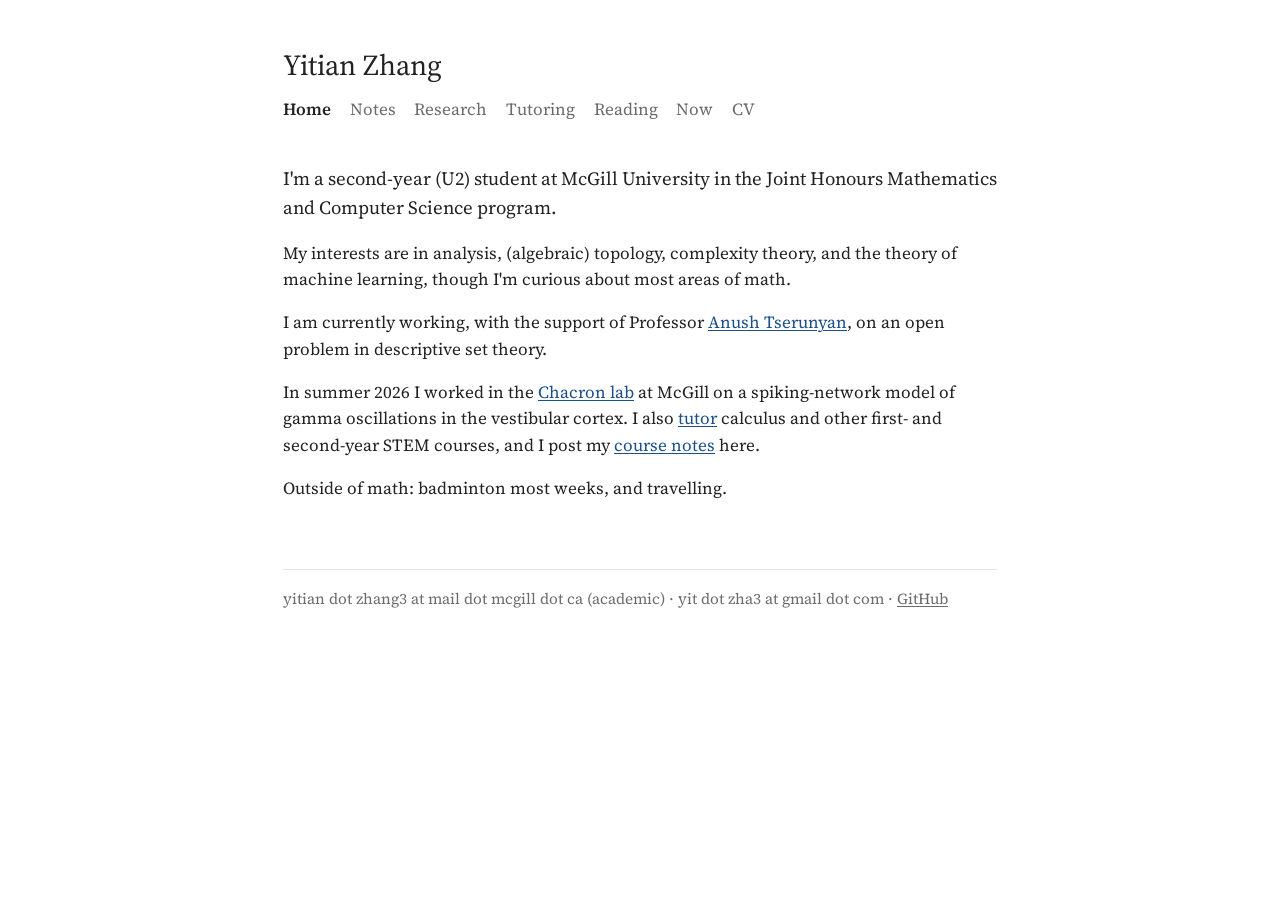
<file: index.html>
<!doctype html>
<html lang="en">
<head>
  <meta charset="utf-8">
  <meta name="viewport" content="width=device-width, initial-scale=1">
  <title>Yitian Zhang — Mathematics &amp; Computer Science, McGill University</title>
  <meta name="google-site-verification" content="LRC2S5o-hm6mFnHM3sfWsaNVJqmJTTXytb1T0Z4tlZU">
  <meta name="description" content="Joint Honours Mathematics and Computer Science student at McGill University. Free LaTeX course notes for honours math courses, CV, research, and tutoring.">
  <meta property="og:type" content="website">
  <meta property="og:title" content="Yitian Zhang — Mathematics &amp; Computer Science, McGill University">
  <meta property="og:description" content="Joint Honours Mathematics and Computer Science student at McGill University. Free LaTeX course notes for honours math courses, CV, research, and tutoring.">
  <meta property="og:url" content="https://zhayittttt-cmyk.github.io/">
  <meta property="og:image" content="https://zhayittttt-cmyk.github.io/favicon-192.png">
  <meta name="twitter:card" content="summary">
  <link rel="preconnect" href="https://fonts.googleapis.com">
  <link rel="preconnect" href="https://fonts.gstatic.com" crossorigin>
  <link rel="stylesheet" href="https://fonts.googleapis.com/css2?family=Source+Serif+4:ital,wght@0,400;0,600;1,400&display=swap">
  <link rel="icon" href="favicon.ico?v=2" sizes="48x48">
  <link rel="icon" href="favicon.svg?v=2" type="image/svg+xml">
  <link rel="icon" href="favicon-192.png?v=2" type="image/png" sizes="192x192">
  <link rel="apple-touch-icon" href="apple-touch-icon.png?v=2">
  <link rel="stylesheet" href="style.css?v=7">
</head>
<body>

<header>
  <a class="brand" href="index.html">Yitian Zhang</a>
  <nav aria-label="Site">
    <ul>
      <li><a href="index.html" aria-current="page">Home</a></li>
      <li><a href="notes.html">Notes</a></li>
      <li><a href="research.html">Research</a></li>
      <li><a href="tutoring.html">Tutoring</a></li>
      <li><a href="reading.html">Reading</a></li>
      <li><a href="now.html">Now</a></li>
      <li><a href="cv/cv.pdf" target="_blank" rel="noopener">CV</a></li>
    </ul>
  </nav>
</header>

<main>
  <p class="lede">I'm a second-year (U2) student at McGill University in the Joint Honours Mathematics and Computer Science program.</p>

  <p>My interests are in analysis, (algebraic) topology, complexity theory, and the theory of machine learning, though I'm curious about most areas of math.</p>

  <p>I am currently working, with the support of Professor <a href="https://www.math.mcgill.ca/atserunyan/" target="_blank" rel="noopener">Anush Tserunyan</a>, on an open problem in descriptive set theory.</p>

  <p>In summer 2026 I worked in the <a href="research.html">Chacron lab</a> at McGill on a spiking-network model of gamma oscillations in the vestibular cortex. I also <a href="tutoring.html">tutor</a> calculus and other first- and second-year STEM courses, and I post my <a href="notes.html">course notes</a> here.</p>

  <p>Outside of math: badminton most weeks, and travelling.</p>

</main>

<footer>
  <!-- The email is written out, not linked, so it isn't scraped as easily. -->
  <p>yitian dot zhang3 at mail dot mcgill dot ca (academic) &middot; yit dot zha3 at gmail dot com &middot; <a href="https://github.com/zhayittttt-cmyk" target="_blank" rel="noopener">GitHub</a></p>
</footer>

</body>
</html>
</file>
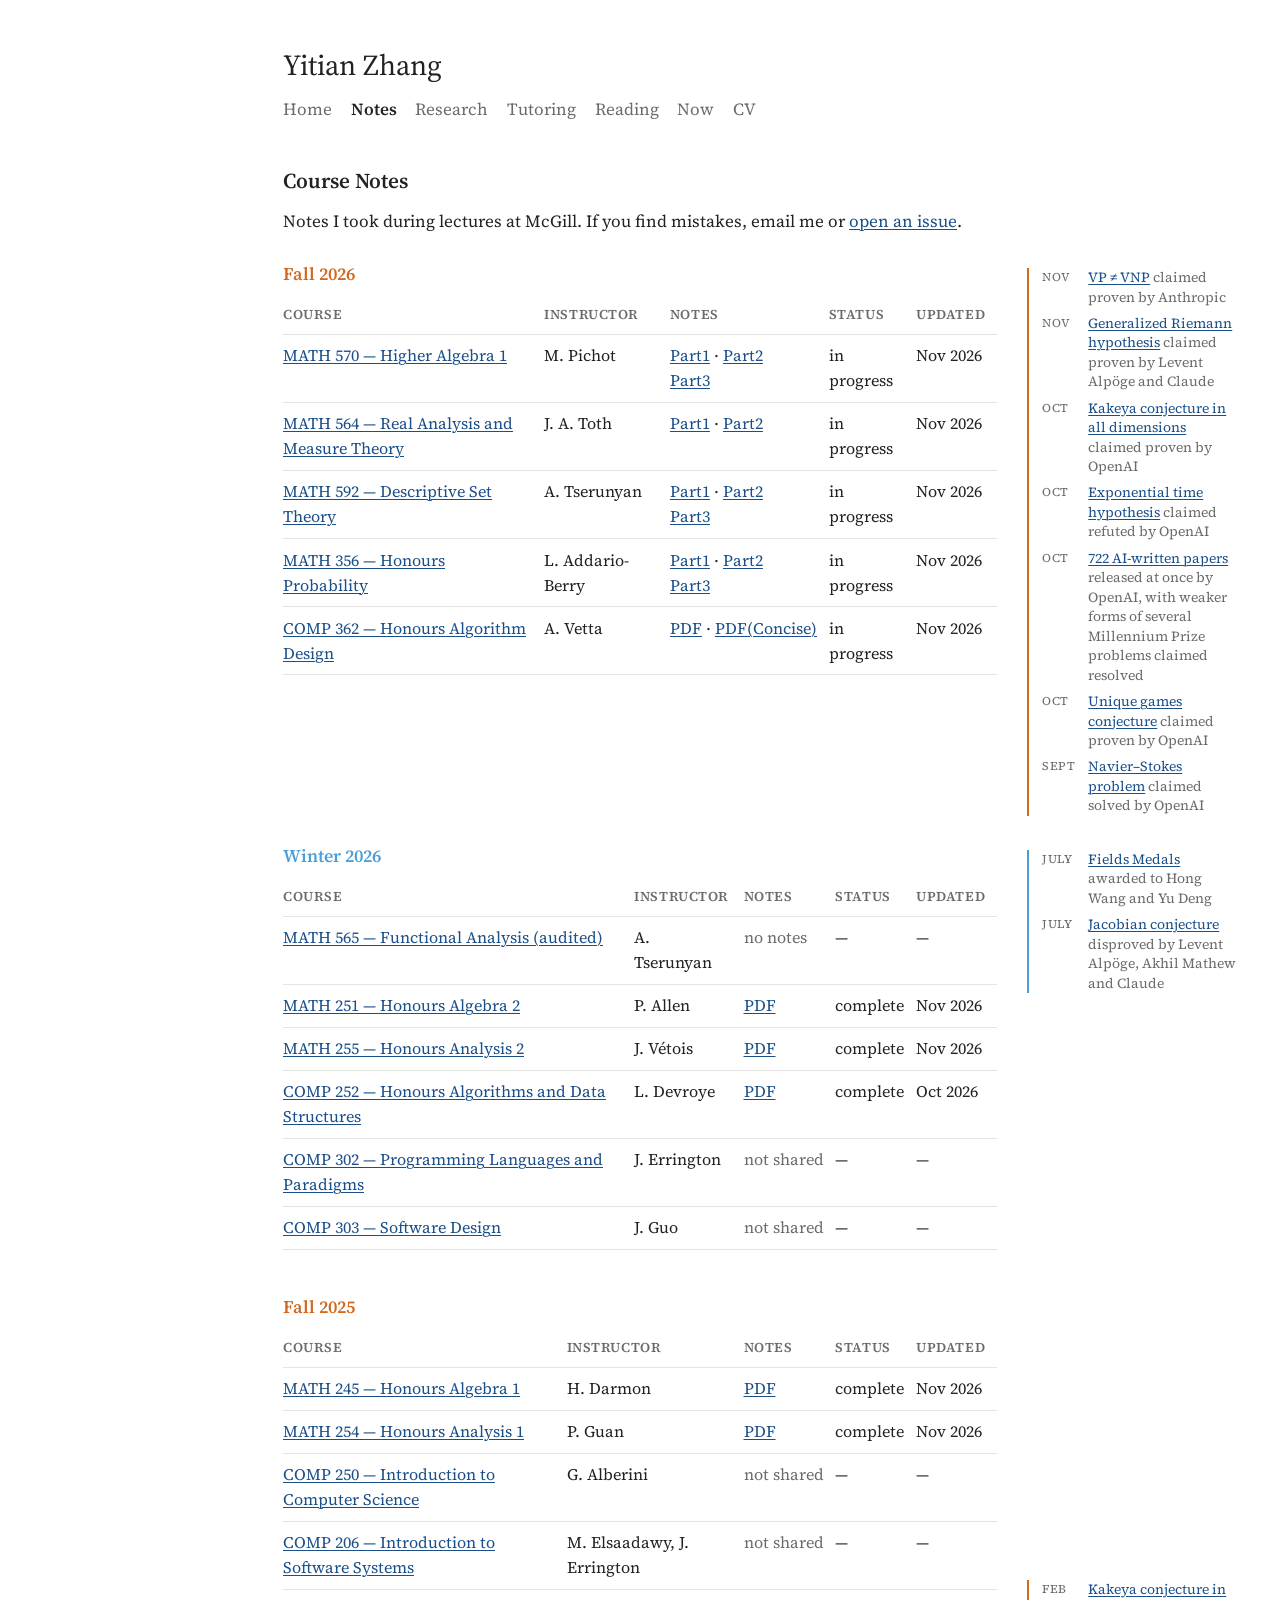
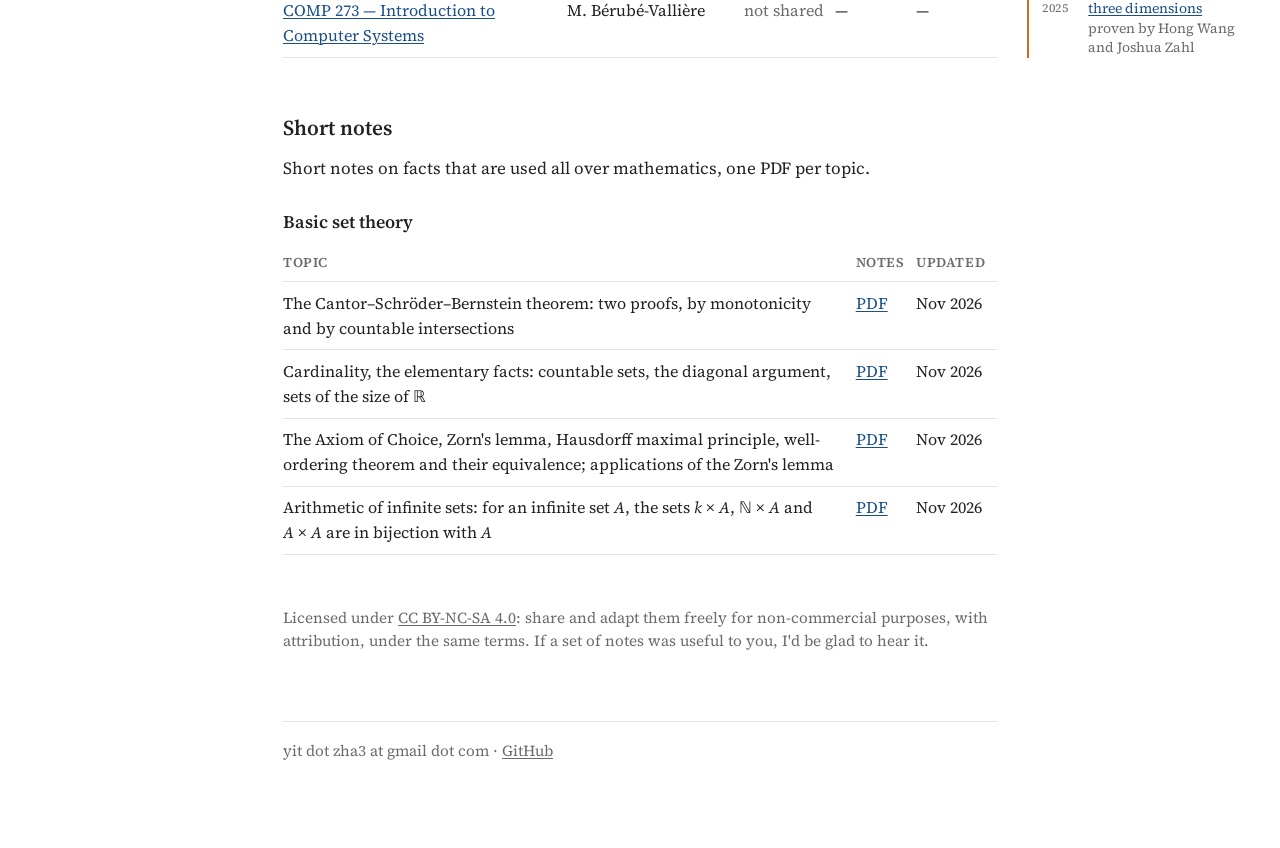
<file: notes.html>
<!doctype html>
<html lang="en">
<head>
  <meta charset="utf-8">
  <meta name="viewport" content="width=device-width, initial-scale=1">
  <title>McGill math course notes (MATH 592, 570, 564, 356, 251, 255, 245, 254, COMP 362, 252) — Yitian Zhang</title>
  <meta name="description" content="Free LaTeX lecture notes from McGill University courses: MATH 592 Descriptive Set Theory, MATH 570 Higher Algebra 1, MATH 564 Real Analysis and Measure Theory, MATH 356 Honours Probability, MATH 251 Honours Algebra 2, MATH 255 Honours Analysis 2, MATH 245 Honours Algebra 1, MATH 254 Honours Analysis 1, COMP 362 Honours Algorithm Design, COMP 252 Honours Algorithms and Data Structures. Short notes on the Cantor–Schröder–Bernstein theorem, cardinality, the Axiom of Choice and Zorn's lemma.">
  <link rel="preconnect" href="https://fonts.googleapis.com">
  <link rel="preconnect" href="https://fonts.gstatic.com" crossorigin>
  <link rel="stylesheet" href="https://fonts.googleapis.com/css2?family=Source+Serif+4:ital,wght@0,400;0,600;1,400&display=swap">
  <link rel="icon" href="favicon.ico?v=2" sizes="48x48">
  <link rel="icon" href="favicon.svg?v=2" type="image/svg+xml">
  <link rel="icon" href="favicon-192.png?v=2" type="image/png" sizes="192x192">
  <link rel="apple-touch-icon" href="apple-touch-icon.png?v=2">
  <link rel="stylesheet" href="style.css?v=7">
</head>
<body>

<header>
  <a class="brand" href="index.html">Yitian Zhang</a>
  <nav aria-label="Site">
    <ul>
      <li><a href="index.html">Home</a></li>
      <li><a href="notes.html" aria-current="page">Notes</a></li>
      <li><a href="research.html">Research</a></li>
      <li><a href="tutoring.html">Tutoring</a></li>
      <li><a href="reading.html">Reading</a></li>
      <li><a href="now.html">Now</a></li>
      <li><a href="cv/cv.pdf" target="_blank" rel="noopener">CV</a></li>
    </ul>
  </nav>
</header>

<main>
  <h2>Course Notes</h2>
  <p>Notes I took during lectures at McGill. If you find mistakes, email me or <a href="https://github.com/zhayittttt-cmyk/zhayittttt-cmyk.github.io/issues" target="_blank" rel="noopener">open an issue</a>.</p>



  <!--
    One table per term, newest first. One folder per course under notes/,
    named <course>-<term>/ with no spaces, e.g. notes/math570-f26/part1.pdf.
    Term headings take class="fall" or class="winter" for their colour.
    Time capsule (optional): wrap the term in <section class="term"> and put an
    <aside class="capsule fall"> (or winter) after its table, as in Fall 2026.
    It shows beside the term on wide screens, to the right of the table on phones
    (the term scrolls sideways), and under the table at widths in between.
    Keep each table row on one line: publish.sh finds a row by its PDF link and
    sets the row's "Updated" cell to the current month when that PDF changes.
  -->

  <section class="term">
  <h3 class="fall">Fall 2026</h3>
  <div class="table-wrap">
  <table>
    <thead>
      <tr><th>Course</th><th>Instructor</th><th>Notes</th><th>Status</th><th class="nowrap">Updated</th></tr>
    </thead>
    <tbody>
      <tr><td><a href="https://coursecatalogue.mcgill.ca/courses/math-570/" target="_blank" rel="noopener">MATH 570 — Higher Algebra 1</a></td><td>M. Pichot</td><td class="nowrap"><a href="notes/math570-f26/part1.pdf" target="_blank" rel="noopener">Part1</a> &middot; <a href="notes/math570-f26/part2.pdf" target="_blank" rel="noopener">Part2</a><br><a href="notes/math570-f26/part3.pdf" target="_blank" rel="noopener">Part3</a></td><td>in progress</td><td class="nowrap">Nov 2026</td></tr>
      <tr><td><a href="https://coursecatalogue.mcgill.ca/courses/math-564/" target="_blank" rel="noopener">MATH 564 — Real Analysis and Measure Theory</a></td><td>J. A. Toth</td><td class="nowrap"><a href="notes/math564-f26/part1.pdf" target="_blank" rel="noopener">Part1</a> &middot; <a href="notes/math564-f26/part2.pdf" target="_blank" rel="noopener">Part2</a></td><td>in progress</td><td class="nowrap">Nov 2026</td></tr>
      <tr><td><a href="https://www.math.mcgill.ca/atserunyan/Courses/2026F.Math592.DST/" target="_blank" rel="noopener">MATH 592 — Descriptive Set Theory</a></td><td>A. Tserunyan</td><td class="nowrap"><a href="notes/math592-f26/part1.pdf" target="_blank" rel="noopener">Part1</a> &middot; <a href="notes/math592-f26/part2.pdf" target="_blank" rel="noopener">Part2</a><br><a href="notes/math592-f26/part3.pdf" target="_blank" rel="noopener">Part3</a></td><td>in progress</td><td class="nowrap">Nov 2026</td></tr>
      <tr><td><a href="https://coursecatalogue.mcgill.ca/courses/math-356/" target="_blank" rel="noopener">MATH 356 — Honours Probability</a></td><td>L. Addario-Berry</td><td class="nowrap"><a href="notes/math356-f26/part1.pdf" target="_blank" rel="noopener">Part1</a> &middot; <a href="notes/math356-f26/part2.pdf" target="_blank" rel="noopener">Part2</a><br><a href="notes/math356-f26/part3.pdf" target="_blank" rel="noopener">Part3</a></td><td>in progress</td><td class="nowrap">Nov 2026</td></tr>
      <tr><td><a href="https://coursecatalogue.mcgill.ca/courses/comp-362/" target="_blank" rel="noopener">COMP 362 — Honours Algorithm Design</a></td><td>A. Vetta</td><td class="nowrap"><a href="notes/comp362-f26/notes.pdf" target="_blank" rel="noopener">PDF</a> &middot; <a href="notes/comp362-f26/concise.pdf" target="_blank" rel="noopener">PDF(Concise)</a></td><td>in progress</td><td class="nowrap">Nov 2026</td></tr>
    </tbody>
  </table>
  </div>
  <aside class="capsule fall" aria-label="Announced in mathematics during Fall 2026">
    <ul>
      <li><span class="when">Nov</span><span><a href="https://blog.computationalcomplexity.org/2026/11/vp-vnp.html" target="_blank" rel="noopener">VP ≠ VNP</a> claimed proven by Anthropic</span></li>
      <li><span class="when">Nov</span><span><a href="https://www.math.uwaterloo.ca/~mrubinst/alpoge_claude_grh/" target="_blank" rel="noopener">Generalized Riemann hypothesis</a> claimed proven by Levent Alpöge and Claude</span></li>
      <li><span class="when">Oct</span><span><a href="https://openai.com/index/building-scientific-understanding-with-academic-communities/" target="_blank" rel="noopener">Kakeya conjecture in all dimensions</a> claimed proven by OpenAI</span></li>
      <li><span class="when">Oct</span><span><a href="https://www.thestar.com.my/tech/tech-news/2026/11/09/how-ai-just-blew-up-a-key-tenet-of-computer-science" target="_blank" rel="noopener">Exponential time hypothesis</a> claimed refuted by OpenAI</span></li>
      <li><span class="when">Oct</span><span><a href="https://en.wikipedia.org/wiki/OpenAI_bulk_release_of_mathematical_papers" target="_blank" rel="noopener">722 AI-written papers</a> released at once by OpenAI, with weaker forms of several Millennium Prize problems claimed resolved</span></li>
      <li><span class="when">Oct</span><span><a href="https://quantamagazine.org/as-ai-closed-in-on-unique-games-proof-researchers-raced-to-beat-the-machines-20261007" target="_blank" rel="noopener">Unique games conjecture</a> claimed proven by OpenAI</span></li>
      <li><span class="when">Sept</span><span><a href="https://openai.com/index/navier-stokes-solution/" target="_blank" rel="noopener">Navier–Stokes problem</a> claimed solved by OpenAI</span></li>
    </ul>
  </aside>
  </section>

  <section class="term">
  <h3 class="winter">Winter 2026</h3>
  <div class="table-wrap">
  <table>
    <thead>
      <tr><th>Course</th><th>Instructor</th><th>Notes</th><th>Status</th><th class="nowrap">Updated</th></tr>
    </thead>
    <tbody>
      <tr><td><a href="https://www.math.mcgill.ca/atserunyan/Courses/2026_W.Math565.Functional/" target="_blank" rel="noopener">MATH 565 — Functional Analysis (audited)</a></td><td>A. Tserunyan</td><td class="muted nowrap">no notes</td><td>—</td><td class="nowrap">—</td></tr>
      <tr><td><a href="https://coursecatalogue.mcgill.ca/courses/math-251/" target="_blank" rel="noopener">MATH 251 — Honours Algebra 2</a></td><td>P. Allen</td><td><a href="notes/math251-w26/notes.pdf" target="_blank" rel="noopener">PDF</a></td><td>complete</td><td class="nowrap">Nov 2026</td></tr>
      <tr><td><a href="https://coursecatalogue.mcgill.ca/courses/math-255/" target="_blank" rel="noopener">MATH 255 — Honours Analysis 2</a></td><td>J. Vétois</td><td><a href="notes/math255-w26/notes.pdf" target="_blank" rel="noopener">PDF</a></td><td>complete</td><td class="nowrap">Nov 2026</td></tr>
      <tr><td><a href="https://luc.devroye.org/252.html" target="_blank" rel="noopener">COMP 252 — Honours Algorithms and Data Structures</a></td><td>L. Devroye</td><td><a href="notes/comp252-w26/notes.pdf" target="_blank" rel="noopener">PDF</a></td><td>complete</td><td class="nowrap">Oct 2026</td></tr>
      <tr><td><a href="https://coursecatalogue.mcgill.ca/courses/comp-302/" target="_blank" rel="noopener">COMP 302 — Programming Languages and Paradigms</a></td><td>J. Errington</td><td class="muted nowrap">not shared</td><td>—</td><td class="nowrap">—</td></tr>
      <tr><td><a href="https://coursecatalogue.mcgill.ca/courses/comp-303/" target="_blank" rel="noopener">COMP 303 — Software Design</a></td><td>J. Guo</td><td class="muted nowrap">not shared</td><td>—</td><td class="nowrap">—</td></tr>
    </tbody>
  </table>
  </div>
  <aside class="capsule winter" aria-label="Announced in mathematics after Winter 2026">
    <ul>
      <li><span class="when">July</span><span><a href="https://www.simonsfoundation.org/2026/07/23/2026-fields-medals-awarded-to-four-of-worlds-top-mathematicians/" target="_blank" rel="noopener">Fields Medals</a> awarded to Hong Wang and Yu Deng</span></li>
      <li><span class="when">July</span><span><a href="https://www.smithsonianmag.com/smart-news/ai-disproves-a-decades-old-mathematical-idea-the-biggest-conjecture-that-the-tech-has-played-a-role-in-yet-180989189/" target="_blank" rel="noopener">Jacobian conjecture</a> disproved by Levent Alpöge, Akhil Mathew and Claude</span></li>
    </ul>
  </aside>
  </section>

  <section class="term">
  <h3 class="fall">Fall 2025</h3>
  <div class="table-wrap">
  <table>
    <thead>
      <tr><th>Course</th><th>Instructor</th><th>Notes</th><th>Status</th><th class="nowrap">Updated</th></tr>
    </thead>
    <tbody>
      <tr><td><a href="https://www.math.mcgill.ca/darmon/courses/25-26/algebra/algebra.html" target="_blank" rel="noopener">MATH 245 — Honours Algebra 1</a></td><td>H. Darmon</td><td><a href="notes/math245-f25/notes.pdf" target="_blank" rel="noopener">PDF</a></td><td>complete</td><td class="nowrap">Nov 2026</td></tr>
      <tr><td><a href="https://coursecatalogue.mcgill.ca/courses/math-254/" target="_blank" rel="noopener">MATH 254 — Honours Analysis 1</a></td><td>P. Guan</td><td><a href="notes/math254-f25/notes.pdf" target="_blank" rel="noopener">PDF</a></td><td>complete</td><td class="nowrap">Nov 2026</td></tr>
      <tr><td><a href="https://coursecatalogue.mcgill.ca/courses/comp-250/" target="_blank" rel="noopener">COMP 250 — Introduction to Computer Science</a></td><td>G. Alberini</td><td class="muted nowrap">not shared</td><td>—</td><td class="nowrap">—</td></tr>
      <tr><td><a href="https://coursecatalogue.mcgill.ca/courses/comp-206/" target="_blank" rel="noopener">COMP 206 — Introduction to Software Systems</a></td><td>M. Elsaadawy, J. Errington</td><td class="muted nowrap">not shared</td><td>—</td><td class="nowrap">—</td></tr>
      <tr><td><a href="https://coursecatalogue.mcgill.ca/courses/comp-273/" target="_blank" rel="noopener">COMP 273 — Introduction to Computer Systems</a></td><td>M. Bérubé-Vallière</td><td class="muted nowrap">not shared</td><td>—</td><td class="nowrap">—</td></tr>
    </tbody>
  </table>
  </div>
  <aside class="capsule fall before" aria-label="Announced in mathematics before Fall 2025">
    <ul>
      <li><span class="when">Feb 2025</span><span><a href="https://arxiv.org/abs/2502.17655" target="_blank" rel="noopener">Kakeya conjecture in three dimensions</a> proven by Hong Wang and Joshua Zahl</span></li>
    </ul>
  </aside>
  </section>

  <h2>Short notes</h2>
  <p>Short notes on facts that are used all over mathematics, one PDF per topic.</p>

  <!--
    One PDF per topic in notes/short/, lowercase names with no spaces.
    One heading and one table per subject; add a row per note.
  -->
  <h3>Basic set theory</h3>
  <div class="table-wrap">
  <table>
    <thead>
      <tr><th>Topic</th><th>Notes</th><th class="nowrap">Updated</th></tr>
    </thead>
    <tbody>
      <tr><td>The Cantor–Schröder–Bernstein theorem: two proofs, by monotonicity and by countable intersections</td><td><a href="notes/short/cantor-schroeder-bernstein.pdf" target="_blank" rel="noopener">PDF</a></td><td class="nowrap">Nov 2026</td></tr>
      <tr><td>Cardinality, the elementary facts: countable sets, the diagonal argument, sets of the size of&nbsp;ℝ</td><td><a href="notes/short/cardinality.pdf" target="_blank" rel="noopener">PDF</a></td><td class="nowrap">Nov 2026</td></tr>
      <tr><td>The Axiom of Choice, Zorn's lemma, Hausdorff maximal principle, well-ordering theorem and their equivalence; applications of the Zorn's lemma</td><td><a href="notes/short/axiom-of-choice-and-zorns-lemma.pdf" target="_blank" rel="noopener">PDF</a></td><td class="nowrap">Nov 2026</td></tr>
      <tr><td>Arithmetic of infinite sets: for an infinite set <i>A</i>, the sets <i>k</i>&nbsp;×&nbsp;<i>A</i>, ℕ&nbsp;×&nbsp;<i>A</i> and <i>A</i>&nbsp;×&nbsp;<i>A</i> are in bijection with&nbsp;<i>A</i></td><td><a href="notes/short/arithmetic-of-infinite-sets.pdf" target="_blank" rel="noopener">PDF</a></td><td class="nowrap">Nov 2026</td></tr>
    </tbody>
  </table>
  </div>

  <p class="license muted small">Licensed under <a href="https://creativecommons.org/licenses/by-nc-sa/4.0/" target="_blank" rel="noopener">CC BY-NC-SA 4.0</a>: share and adapt them freely for non-commercial purposes, with attribution, under the same terms. If a set of notes was useful to you, I'd be glad to hear it.</p>
</main>

<footer>
  <p>yit dot zha3 at gmail dot com &middot; <a href="https://github.com/zhayittttt-cmyk" target="_blank" rel="noopener">GitHub</a></p>
</footer>

</body>
</html>
</file>
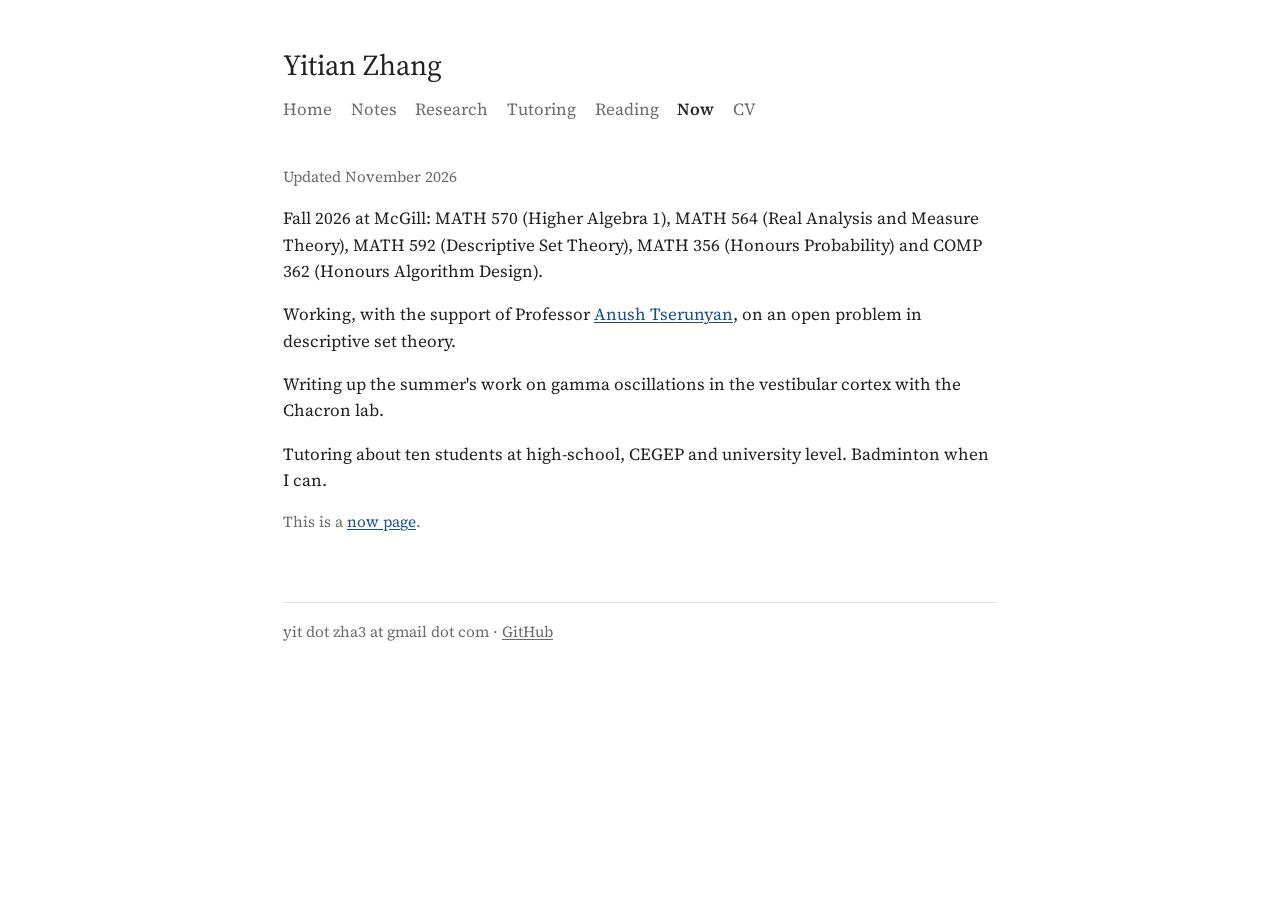
<file: now.html>
<!doctype html>
<html lang="en">
<head>
  <meta charset="utf-8">
  <meta name="viewport" content="width=device-width, initial-scale=1">
  <title>Now — Yitian Zhang</title>
  <meta name="description" content="What I'm doing this term at McGill: courses, research write-up, tutoring.">
  <link rel="preconnect" href="https://fonts.googleapis.com">
  <link rel="preconnect" href="https://fonts.gstatic.com" crossorigin>
  <link rel="stylesheet" href="https://fonts.googleapis.com/css2?family=Source+Serif+4:ital,wght@0,400;0,600;1,400&display=swap">
  <link rel="icon" href="favicon.ico?v=2" sizes="48x48">
  <link rel="icon" href="favicon.svg?v=2" type="image/svg+xml">
  <link rel="icon" href="favicon-192.png?v=2" type="image/png" sizes="192x192">
  <link rel="apple-touch-icon" href="apple-touch-icon.png?v=2">
  <link rel="stylesheet" href="style.css?v=7">
</head>
<body>

<header>
  <a class="brand" href="index.html">Yitian Zhang</a>
  <nav aria-label="Site">
    <ul>
      <li><a href="index.html">Home</a></li>
      <li><a href="notes.html">Notes</a></li>
      <li><a href="research.html">Research</a></li>
      <li><a href="tutoring.html">Tutoring</a></li>
      <li><a href="reading.html">Reading</a></li>
      <li><a href="now.html" aria-current="page">Now</a></li>
      <li><a href="cv/cv.pdf" target="_blank" rel="noopener">CV</a></li>
    </ul>
  </nav>
</header>

<main>
  <!-- Update this page once a term; change the date below when you do. -->
  <p class="muted small">Updated November 2026</p>

  <p>Fall 2026 at McGill: MATH 570 (Higher Algebra 1), MATH 564 (Real Analysis and Measure Theory), MATH 592 (Descriptive Set Theory), MATH 356 (Honours Probability) and COMP 362 (Honours Algorithm Design).</p>

  <p>Working, with the support of Professor <a href="https://www.math.mcgill.ca/atserunyan/" target="_blank" rel="noopener">Anush Tserunyan</a>, on an open problem in descriptive set theory.</p>

  <p>Writing up the summer's work on gamma oscillations in the vestibular cortex with the Chacron lab.</p>

  <p>Tutoring about ten students at high-school, CEGEP and university level. Badminton when I can.</p>

  <p class="muted small">This is a <a href="https://nownownow.com/about" target="_blank" rel="noopener">now page</a>.</p>
</main>

<footer>
  <p>yit dot zha3 at gmail dot com &middot; <a href="https://github.com/zhayittttt-cmyk" target="_blank" rel="noopener">GitHub</a></p>
</footer>

</body>
</html>
</file>
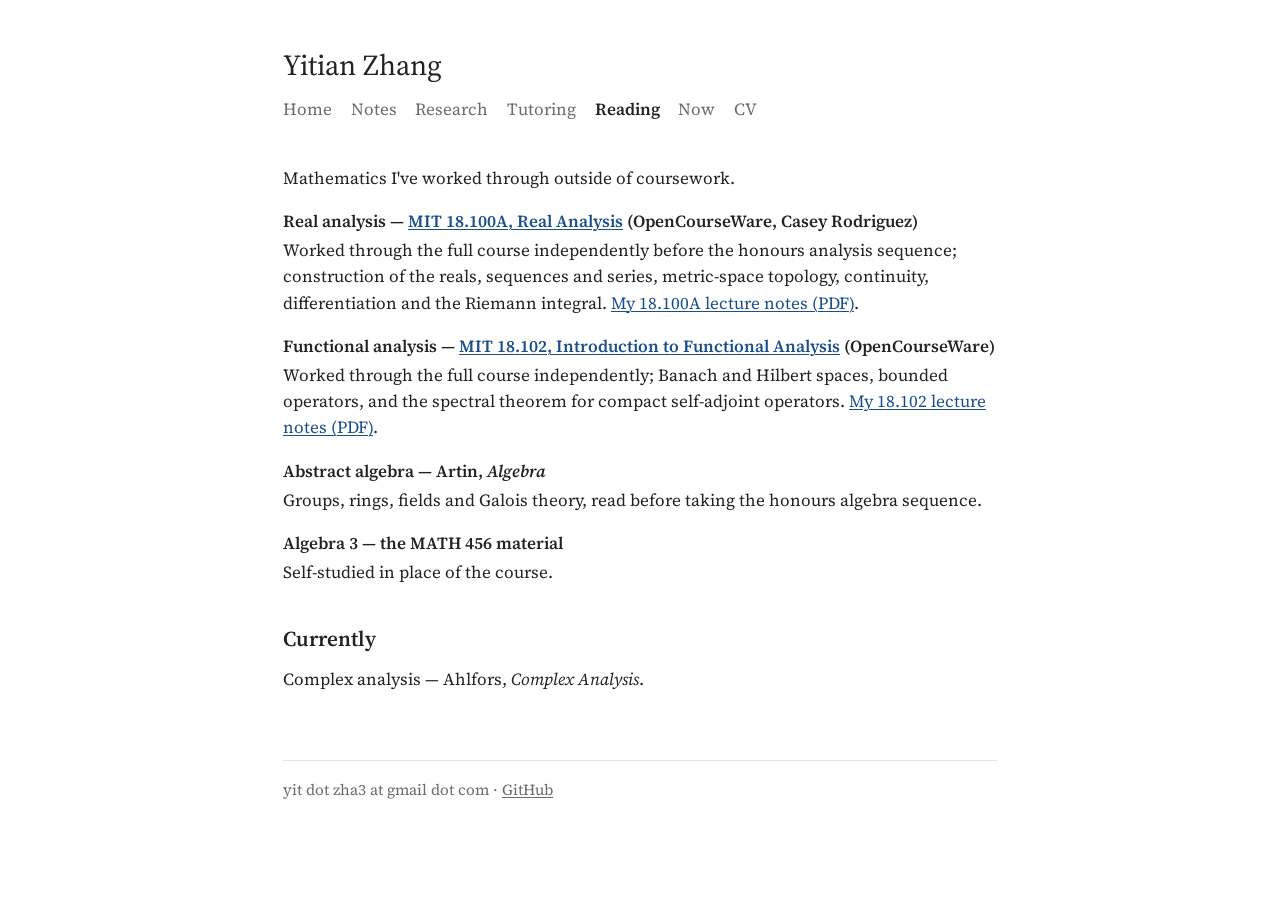
<file: reading.html>
<!doctype html>
<html lang="en">
<head>
  <meta charset="utf-8">
  <meta name="viewport" content="width=device-width, initial-scale=1">
  <title>MIT 18.100A Real Analysis and 18.102 Functional Analysis notes (PDF) — Yitian Zhang</title>
  <meta name="description" content="Free LaTeX lecture notes for MIT 18.100A Real Analysis and 18.102 Introduction to Functional Analysis (OpenCourseWare), as PDFs, plus self-study of Artin's Algebra and Ahlfors' Complex Analysis.">
  <link rel="preconnect" href="https://fonts.googleapis.com">
  <link rel="preconnect" href="https://fonts.gstatic.com" crossorigin>
  <link rel="stylesheet" href="https://fonts.googleapis.com/css2?family=Source+Serif+4:ital,wght@0,400;0,600;1,400&display=swap">
  <link rel="icon" href="favicon.ico?v=2" sizes="48x48">
  <link rel="icon" href="favicon.svg?v=2" type="image/svg+xml">
  <link rel="icon" href="favicon-192.png?v=2" type="image/png" sizes="192x192">
  <link rel="apple-touch-icon" href="apple-touch-icon.png?v=2">
  <link rel="stylesheet" href="style.css?v=7">
</head>
<body>

<header>
  <a class="brand" href="index.html">Yitian Zhang</a>
  <nav aria-label="Site">
    <ul>
      <li><a href="index.html">Home</a></li>
      <li><a href="notes.html">Notes</a></li>
      <li><a href="research.html">Research</a></li>
      <li><a href="tutoring.html">Tutoring</a></li>
      <li><a href="reading.html" aria-current="page">Reading</a></li>
      <li><a href="now.html">Now</a></li>
      <li><a href="cv/cv.pdf" target="_blank" rel="noopener">CV</a></li>
    </ul>
  </nav>
</header>

<main>
  <p>Mathematics I've worked through outside of coursework.</p>

  <dl>
    <dt>Real analysis — <a href="https://ocw.mit.edu/courses/18-100a-real-analysis-fall-2020/" target="_blank" rel="noopener">MIT 18.100A, Real Analysis</a> (OpenCourseWare, Casey Rodriguez)</dt>
    <dd>Worked through the full course independently before the honours analysis sequence; construction of the reals, sequences and series, metric-space topology, continuity, differentiation and the Riemann integral. <a href="notes/mit18100/notes.pdf" target="_blank" rel="noopener">My 18.100A lecture notes (PDF)</a>.</dd>

    <dt>Functional analysis — <a href="https://ocw.mit.edu/courses/18-102-introduction-to-functional-analysis-spring-2021/" target="_blank" rel="noopener">MIT 18.102, Introduction to Functional Analysis</a> (OpenCourseWare)</dt>
    <dd>Worked through the full course independently; Banach and Hilbert spaces, bounded operators, and the spectral theorem for compact self-adjoint operators. <a href="notes/mit18102/notes.pdf" target="_blank" rel="noopener">My 18.102 lecture notes (PDF)</a>.</dd>

    <dt>Abstract algebra — Artin, <em>Algebra</em></dt>
    <dd>Groups, rings, fields and Galois theory, read before taking the honours algebra sequence.</dd>

    <dt>Algebra 3 — the MATH 456 material</dt>
    <dd>Self-studied in place of the course.</dd>
  </dl>

  <h2>Currently</h2>
  <!-- Move items up into the list above when you finish them. -->
  <p>Complex analysis — Ahlfors, <em>Complex Analysis</em>.</p>
</main>

<footer>
  <p>yit dot zha3 at gmail dot com &middot; <a href="https://github.com/zhayittttt-cmyk" target="_blank" rel="noopener">GitHub</a></p>
</footer>

</body>
</html>
</file>
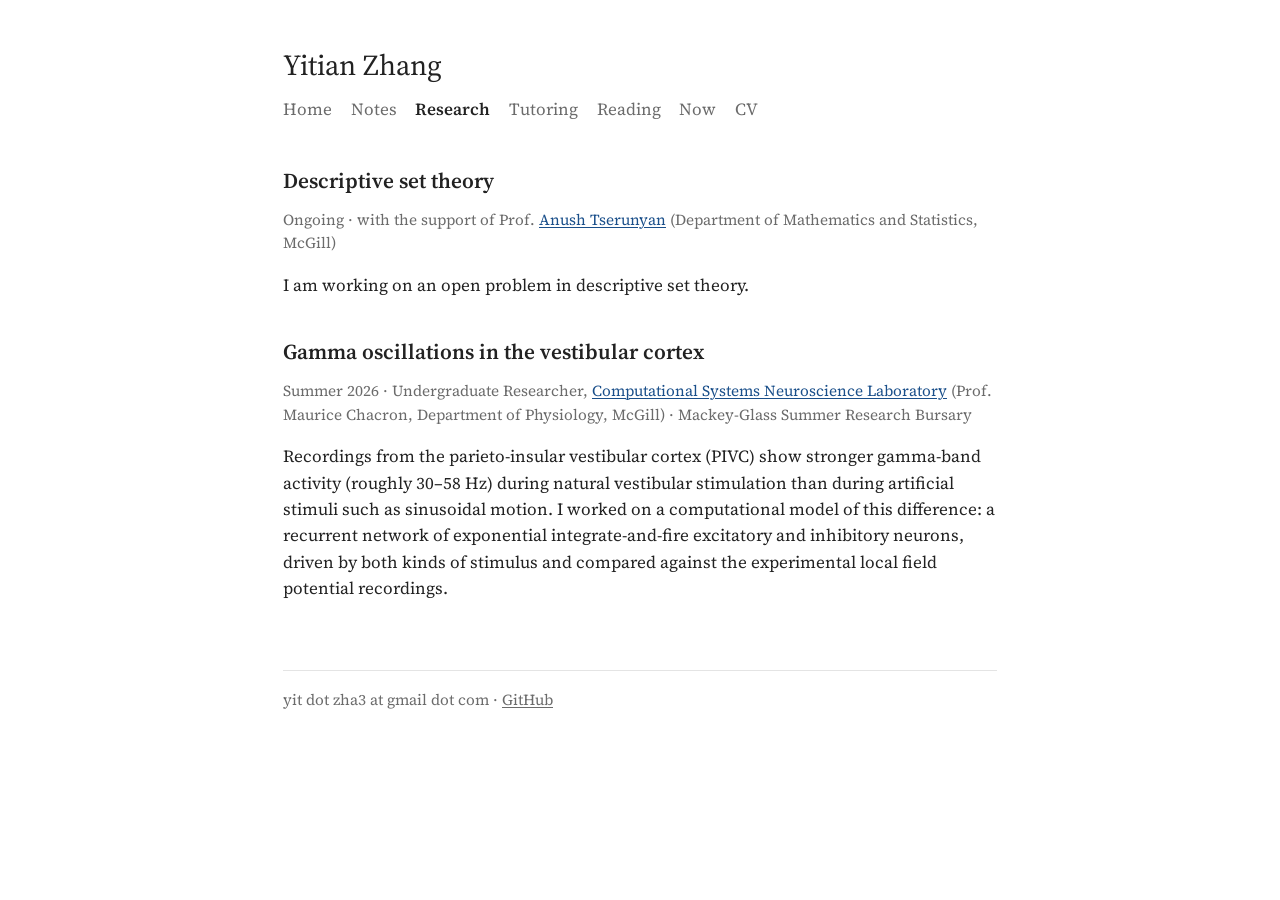
<file: research.html>
<!doctype html>
<html lang="en">
<head>
  <meta charset="utf-8">
  <meta name="viewport" content="width=device-width, initial-scale=1">
  <title>Research: gamma oscillations in the vestibular cortex — Yitian Zhang</title>
  <meta name="description" content="Research: an open problem in descriptive set theory and a spiking-network model of gamma oscillations in the vestibular cortex.">
  <link rel="preconnect" href="https://fonts.googleapis.com">
  <link rel="preconnect" href="https://fonts.gstatic.com" crossorigin>
  <link rel="stylesheet" href="https://fonts.googleapis.com/css2?family=Source+Serif+4:ital,wght@0,400;0,600;1,400&display=swap">
  <link rel="icon" href="favicon.ico?v=2" sizes="48x48">
  <link rel="icon" href="favicon.svg?v=2" type="image/svg+xml">
  <link rel="icon" href="favicon-192.png?v=2" type="image/png" sizes="192x192">
  <link rel="apple-touch-icon" href="apple-touch-icon.png?v=2">
  <link rel="stylesheet" href="style.css?v=7">
</head>
<body>

<header>
  <a class="brand" href="index.html">Yitian Zhang</a>
  <nav aria-label="Site">
    <ul>
      <li><a href="index.html">Home</a></li>
      <li><a href="notes.html">Notes</a></li>
      <li><a href="research.html" aria-current="page">Research</a></li>
      <li><a href="tutoring.html">Tutoring</a></li>
      <li><a href="reading.html">Reading</a></li>
      <li><a href="now.html">Now</a></li>
      <li><a href="cv/cv.pdf" target="_blank" rel="noopener">CV</a></li>
    </ul>
  </nav>
</header>

<main>
  <h2>Descriptive set theory</h2>
  <p class="muted small">Ongoing &middot; with the support of Prof. <a href="https://www.math.mcgill.ca/atserunyan/" target="_blank" rel="noopener">Anush Tserunyan</a> (Department of Mathematics and Statistics, McGill)</p>

  <p>I am working on an open problem in descriptive set theory.</p>

  <h2>Gamma oscillations in the vestibular cortex</h2>
  <p class="muted small">Summer 2026 &middot; Undergraduate Researcher, <a href="https://www.mcgill.ca/comp-sys-neuro-lab/" target="_blank" rel="noopener">Computational Systems Neuroscience Laboratory</a> (Prof. Maurice Chacron, Department of Physiology, McGill) &middot; Mackey-Glass Summer Research Bursary</p>

  <p>Recordings from the parieto-insular vestibular cortex (PIVC) show stronger gamma-band activity (roughly 30–58 Hz) during natural vestibular stimulation than during artificial stimuli such as sinusoidal motion. I worked on a computational model of this difference: a recurrent network of exponential integrate-and-fire excitatory and inhibitory neurons, driven by both kinds of stimulus and compared against the experimental local field potential recordings.</p>
</main>

<footer>
  <p>yit dot zha3 at gmail dot com &middot; <a href="https://github.com/zhayittttt-cmyk" target="_blank" rel="noopener">GitHub</a></p>
</footer>

</body>
</html>
</file>
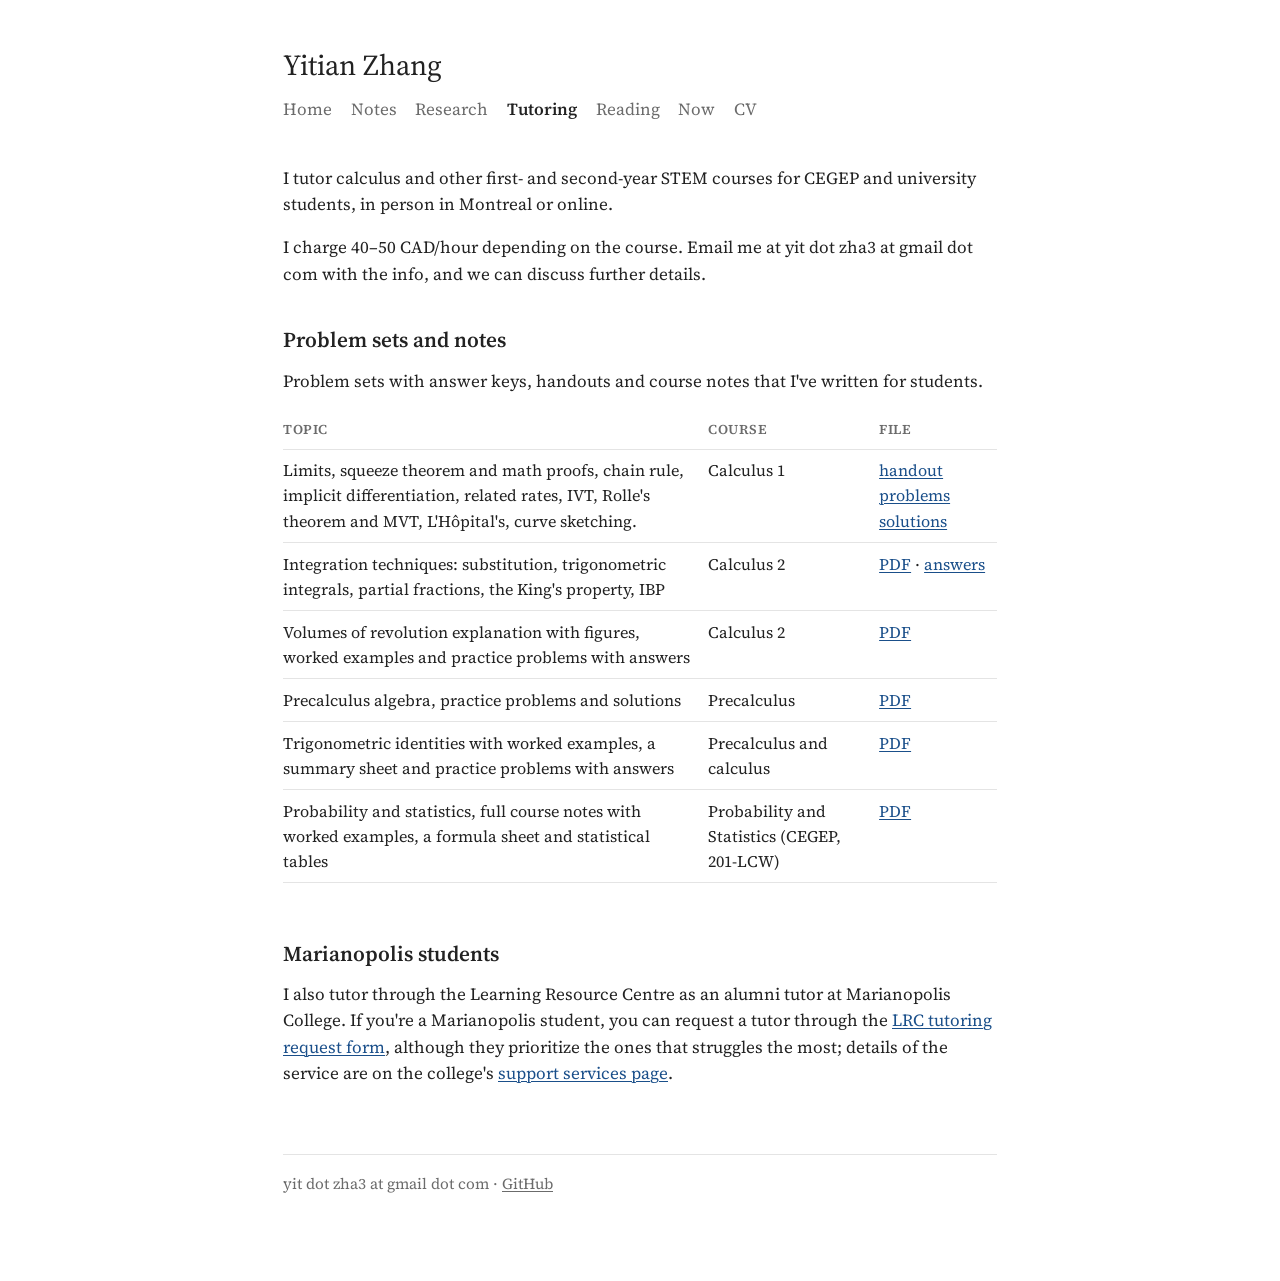
<file: tutoring.html>
<!doctype html>
<html lang="en">
<head>
  <meta charset="utf-8">
  <meta name="viewport" content="width=device-width, initial-scale=1">
  <title>Math tutoring in Montreal: calculus, linear algebra, CEGEP and university — Yitian Zhang</title>
  <meta name="description" content="Private math tutor in Montreal: calculus, linear algebra and other first- and second-year STEM courses for CEGEP and university students, in person or online. Free problem sets with answer keys, algebra, trigonometry and calculus handouts, and probability and statistics course notes.">
  <link rel="preconnect" href="https://fonts.googleapis.com">
  <link rel="preconnect" href="https://fonts.gstatic.com" crossorigin>
  <link rel="stylesheet" href="https://fonts.googleapis.com/css2?family=Source+Serif+4:ital,wght@0,400;0,600;1,400&display=swap">
  <link rel="icon" href="favicon.ico?v=2" sizes="48x48">
  <link rel="icon" href="favicon.svg?v=2" type="image/svg+xml">
  <link rel="icon" href="favicon-192.png?v=2" type="image/png" sizes="192x192">
  <link rel="apple-touch-icon" href="apple-touch-icon.png?v=2">
  <link rel="stylesheet" href="style.css?v=7">
</head>
<body>

<header>
  <a class="brand" href="index.html">Yitian Zhang</a>
  <nav aria-label="Site">
    <ul>
      <li><a href="index.html">Home</a></li>
      <li><a href="notes.html">Notes</a></li>
      <li><a href="research.html">Research</a></li>
      <li><a href="tutoring.html" aria-current="page">Tutoring</a></li>
      <li><a href="reading.html">Reading</a></li>
      <li><a href="now.html">Now</a></li>
      <li><a href="cv/cv.pdf" target="_blank" rel="noopener">CV</a></li>
    </ul>
  </nav>
</header>

<main>
  <p>I tutor calculus and other first- and second-year STEM courses for CEGEP and university students, in person in Montreal or online.</p>

  <p>I charge 40–50 CAD/hour depending on the course. Email me at yit dot zha3 at gmail dot com with the info, and we can discuss further details.</p>

  <h2>Problem sets and notes</h2>
  <p>Problem sets with answer keys, handouts and course notes that I've written for students. </p>

  <div class="table-wrap">
  <table>
    <thead>
      <tr><th>Topic</th><th class="nowrap">Course</th><th>File</th></tr>
    </thead>
    <tbody>
      <tr>
        <td>Limits, squeeze theorem and math proofs, chain rule, implicit differentiation, related rates, IVT, Rolle's theorem and MVT, L'Hôpital's, curve sketching.</td>
        <td>Calculus 1</td>
        <td class="nowrap"><a href="problem-sets/calc1-handout.pdf" target="_blank" rel="noopener">handout</a><br><a href="problem-sets/calc1-problems.pdf" target="_blank" rel="noopener">problems</a><br><a href="problem-sets/calc1-solutions.pdf" target="_blank" rel="noopener">solutions</a></td>
      </tr>
      <tr>
        <td>Integration techniques: substitution, trigonometric integrals, partial fractions, the King's property, IBP</td>
        <td>Calculus 2</td>
        <td class="nowrap"><a href="problem-sets/calc2-integration.pdf" target="_blank" rel="noopener">PDF</a> &middot; <a href="problem-sets/calc2-integration-answers.pdf" target="_blank" rel="noopener">answers</a></td>
      </tr>
      <tr>
        <td>Volumes of revolution explanation with figures, worked examples and practice problems with answers</td>
        <td>Calculus 2</td>
        <td class="nowrap"><a href="problem-sets/calc2-volumes-of-revolution.pdf" target="_blank" rel="noopener">PDF</a></td>
      </tr>
      <tr>
        <td>Precalculus algebra, practice problems and solutions</td>
        <td>Precalculus</td>
        <td class="nowrap"><a href="problem-sets/precalc-algebra.pdf" target="_blank" rel="noopener">PDF</a></td>
      </tr>
      <tr>
        <td>Trigonometric identities with worked examples, a summary sheet and practice problems with answers</td>
        <td>Precalculus and calculus</td>
        <td class="nowrap"><a href="problem-sets/trig-identities.pdf" target="_blank" rel="noopener">PDF</a></td>
      </tr>
      <tr>
        <td>Probability and statistics, full course notes with worked examples, a formula sheet and statistical tables</td>
        <td>Probability and Statistics (CEGEP, 201-LCW)</td>
        <td class="nowrap"><a href="problem-sets/prob-stats-notes.pdf" target="_blank" rel="noopener">PDF</a></td>
      </tr>
      <!-- Add rows as you write more. Files go in problem-sets/, no spaces in names. -->
    </tbody>
  </table>
  </div>

  <h2>Marianopolis students</h2>
  <p>I also tutor through the Learning Resource Centre as an alumni tutor at Marianopolis College. If you're a Marianopolis student, you can request a tutor through the <a href="https://secure.marianopolis.edu/lrc/receivetutor/" target="_blank" rel="noopener">LRC tutoring request form</a>, although they prioritize the ones that struggles the most; details of the service are on the college's <a href="https://www.marianopolis.edu/life-on-campus/support-services/" target="_blank" rel="noopener">support services page</a>.</p>
</main>

<footer>
  <p>yit dot zha3 at gmail dot com &middot; <a href="https://github.com/zhayittttt-cmyk" target="_blank" rel="noopener">GitHub</a></p>
</footer>

</body>
</html>
</file>
<file: style.css>
/* ------------------------------------------------------------
   Personal site stylesheet. One file, no build step.
   Colours and widths live in the :root variables below.
   ------------------------------------------------------------ */

:root {
  --bg: #ffffff;
  --fg: #222222;
  --heading: #222222;   /* headings (black, same as the text) */
  --fall: #d2691e;      /* Fall term headings on the notes page (autumn leaves) */
  --winter: #4a9fd8;    /* Winter term headings on the notes page (sky blue) */
  --muted: #6b6b6b;
  --link: #1a4f8a;
  --rule: #e4e4e4;
  --panel: #f5f5f5;
  --width: 42rem;
  --serif: "Source Serif 4", Charter, "Bitstream Charter", "Sitka Text", Cambria, Georgia, serif;
}

* { box-sizing: border-box; }

html { font-size: 17px; }

body {
  margin: 0;
  padding: 2.5rem 1rem 4rem;
  background: var(--bg);
  color: var(--fg);
  font-family: var(--serif);
  line-height: 1.55;
}

header, main, footer {
  max-width: var(--width);
  margin: 0 auto;
}

/* Header and navigation ------------------------------------- */

header { margin-bottom: 2.5rem; }

.brand {
  font-family: var(--serif);
  font-size: 1.7rem;
  color: var(--fg);
  text-decoration: none;
}

nav ul {
  list-style: none;
  margin: .5rem 0 0;
  padding: 0;
  display: flex;
  flex-wrap: wrap;
  gap: .2rem 1.1rem;
}

nav a {
  color: var(--muted);
  text-decoration: none;
}

nav a:hover { color: var(--fg); }

nav a[aria-current="page"] {
  color: var(--fg);
  font-weight: 600;
}

/* Text ------------------------------------------------------- */

h1, h2, h3 {
  color: var(--heading);
  font-weight: 600;
}

h1 {
  font-size: 1.9rem;
  line-height: 1.2;
  margin: 0 0 .6rem;
}

h2 {
  font-size: 1.25rem;
  margin: 2.2rem 0 .6rem;
}

h3 {
  font-size: 1.05rem;
  margin: 1.6rem 0 .4rem;
}

/* Term headings on the notes page, coloured by season. */
h3.fall { color: var(--fall); }
h3.winter { color: var(--winter); }

p { margin: 0 0 1rem; }

a {
  color: var(--link);
  text-decoration-thickness: 1px;
  text-underline-offset: 2px;
}

.lede { font-size: 1.1rem; }

.muted { color: var(--muted); }

.small { font-size: .9rem; }

/* The licence line at the foot of the notes page, set apart from the last table. */
.license { margin-top: 2rem; }
.license a { color: inherit; }

/* A lone superscript or subscript should not push its line apart. */
sup, sub { line-height: 0; }

/* Superscript stacked over subscript, as in the 1 over 1 of a pointclass name.
   Markup: <b>Π</b><span class="scripts"><sup>1</sup><sub>1</sub></span> */
.scripts {
  display: inline-flex;
  flex-direction: column;
  vertical-align: middle;
  line-height: 1;
}

.scripts sup, .scripts sub {
  font-size: .66em;
  line-height: 1;
  vertical-align: baseline;
}

/* Button-like link row on the home page ---------------------- */

.links {
  list-style: none;
  margin: 1.5rem 0;
  padding: 0;
  display: flex;
  flex-wrap: wrap;
  gap: .5rem .7rem;
}

.links a {
  display: inline-block;
  padding: .35rem .8rem;
  border: 1px solid var(--rule);
  border-radius: 6px;
  text-decoration: none;
}

.links a:hover { background: var(--panel); }

/* Tables ----------------------------------------------------- */

.table-wrap { overflow-x: auto; }

table {
  width: 100%;
  border-collapse: collapse;
  font-size: .95rem;
  margin-bottom: 1rem;
}

th, td {
  text-align: left;
  vertical-align: top;
  padding: .5rem .7rem .5rem 0;
  border-bottom: 1px solid var(--rule);
}

th {
  font-size: .8rem;
  font-weight: 600;
  letter-spacing: .04em;
  text-transform: uppercase;
  color: var(--muted);
}

.nowrap { white-space: nowrap; }

/* Time capsule (notes page) ---------------------------------- */

/* What was announced in mathematics during a term, newest first. Three layouts:
   wide screens: in the right margin beside the term;
   phones: to the right of the term, off screen, shown by swiping the term sideways;
   in between: under the term's table.
   Markup: <section class="term"> h3, table, <aside class="capsule fall"> </section>
   Add class "before" to a capsule dated before its term: it goes to the foot of the term. */

.capsule {
  margin: 0 0 1rem;
  padding-left: .8rem;
  border-left: 2px solid var(--rule);
  color: var(--muted);
  font-size: .82rem;
  line-height: 1.4;
}

.capsule.fall { border-left-color: var(--fall); }
.capsule.winter { border-left-color: var(--winter); }

.capsule ul {
  list-style: none;
  margin: 0;
  padding: 0;
}

.capsule li {
  display: grid;
  grid-template-columns: 2.7rem 1fr;
  margin: 0 0 .4rem;
}

.capsule li:last-child { margin-bottom: 0; }

.capsule .when {
  font-size: .7rem;
  letter-spacing: .04em;
  text-transform: uppercase;
  line-height: 1.64;   /* lines up with the first line of the text beside it */
}

@media (min-width: 1200px) {
  /* Two columns: the term at full text width, and the capsule, which runs over
     into the right margin. The last row has height only when the capsule is
     taller than the heading and table, so capsules never run into each other. */
  .term {
    display: grid;
    grid-template-columns: 100% clamp(11.5rem, calc((100vw - 42rem) / 2 - 4rem), 16rem);
    grid-template-rows: auto auto 1fr;
    column-gap: 1.75rem;
    margin-top: 1.6rem;
  }

  .term > h3 { grid-area: 1 / 1; margin-top: 0; }
  .term > .table-wrap { grid-area: 2 / 1; }

  .term > .capsule {
    grid-area: 1 / 2 / -1 / 3;
    align-self: start;
    margin: .4rem 0 0;
  }

  .term > .capsule.before {
    align-self: end;
    margin: 0 0 1rem;
  }
}

@media (max-width: 720px) {
  /* The term becomes one strip that scrolls sideways, as wide as the screen:
     the table at its full width, then the capsule to its right. The table no
     longer scrolls on its own. The heading stays in place while the strip moves.
     When the table fits the screen, the capsule's coloured rule shows at the
     right edge as a cue. The strip has no padding (side margins are on its
     children) so that the heading sticks at the same place in every browser. */
  .term {
    display: grid;
    grid-template-columns: max-content min(18rem, calc(100vw - 3rem));
    grid-template-rows: auto auto 1fr;
    column-gap: .5rem;
    margin: 1.6rem -1rem 0;
    overflow-x: auto;
    overflow-y: hidden;
    overscroll-behavior-x: contain;
  }

  .term > h3 {
    grid-area: 1 / 1 / 2 / -1;
    justify-self: start;
    position: sticky;
    left: 1rem;
    margin-top: 0;
    margin-left: 1rem;
  }

  .term > .table-wrap {
    grid-area: 2 / 1;
    width: min-content;
    min-width: calc(100vw - 2rem);
    margin-left: 1rem;
    overflow: visible;
  }

  .term > .capsule {
    grid-area: 2 / 2 / -1 / 3;
    align-self: start;
    margin: .5rem 1rem 0 0;
  }

  .term > .capsule.before {
    align-self: end;
    margin: 0 1rem 1rem 0;
  }
}

/* Description lists (reading, projects) ---------------------- */

dl dt {
  font-weight: 600;
  margin-top: 1rem;
}

dl dd {
  margin: .15rem 0 0;
}

/* Callout box ------------------------------------------------ */

.note {
  background: var(--panel);
  border-radius: 6px;
  padding: .8rem 1rem;
  font-size: .95rem;
}

/* Footer ----------------------------------------------------- */

footer {
  margin-top: 4rem;
  padding-top: 1rem;
  border-top: 1px solid var(--rule);
  color: var(--muted);
  font-size: .9rem;
}

footer a { color: inherit; }
</file>
